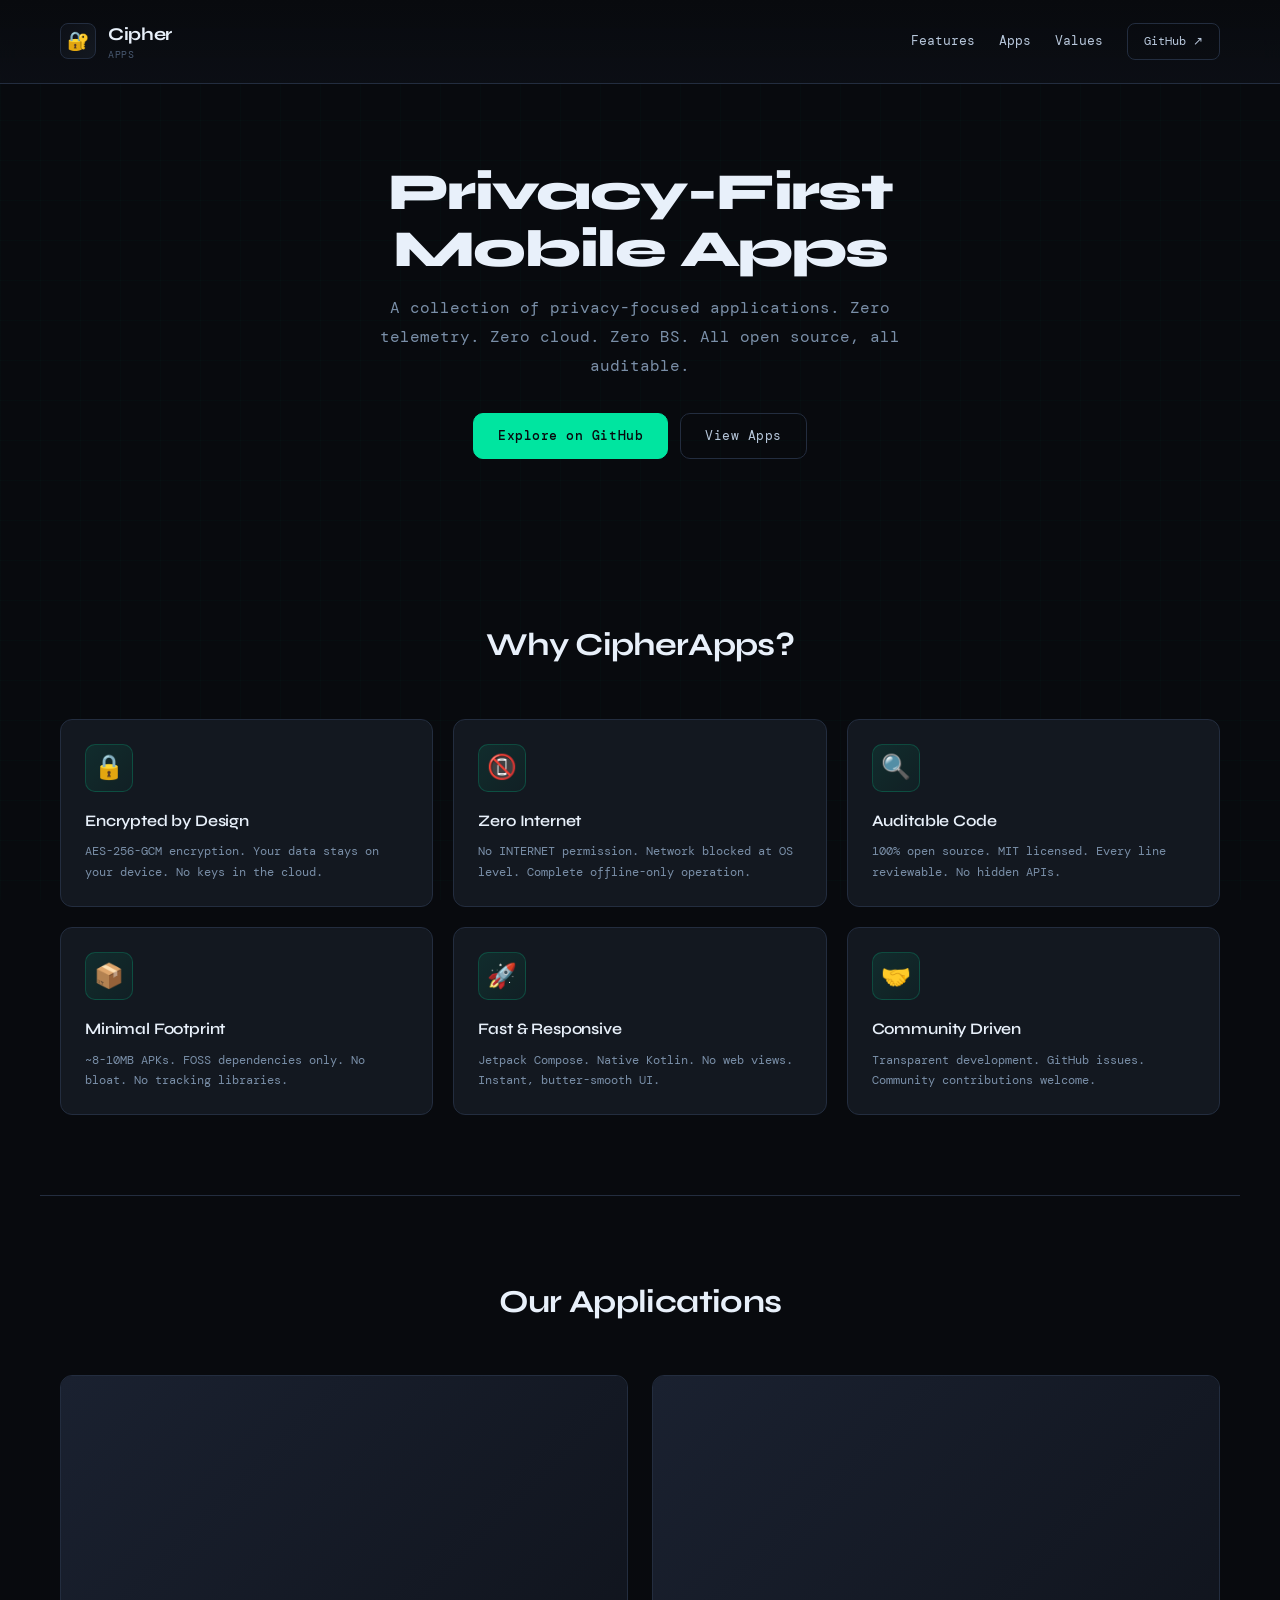
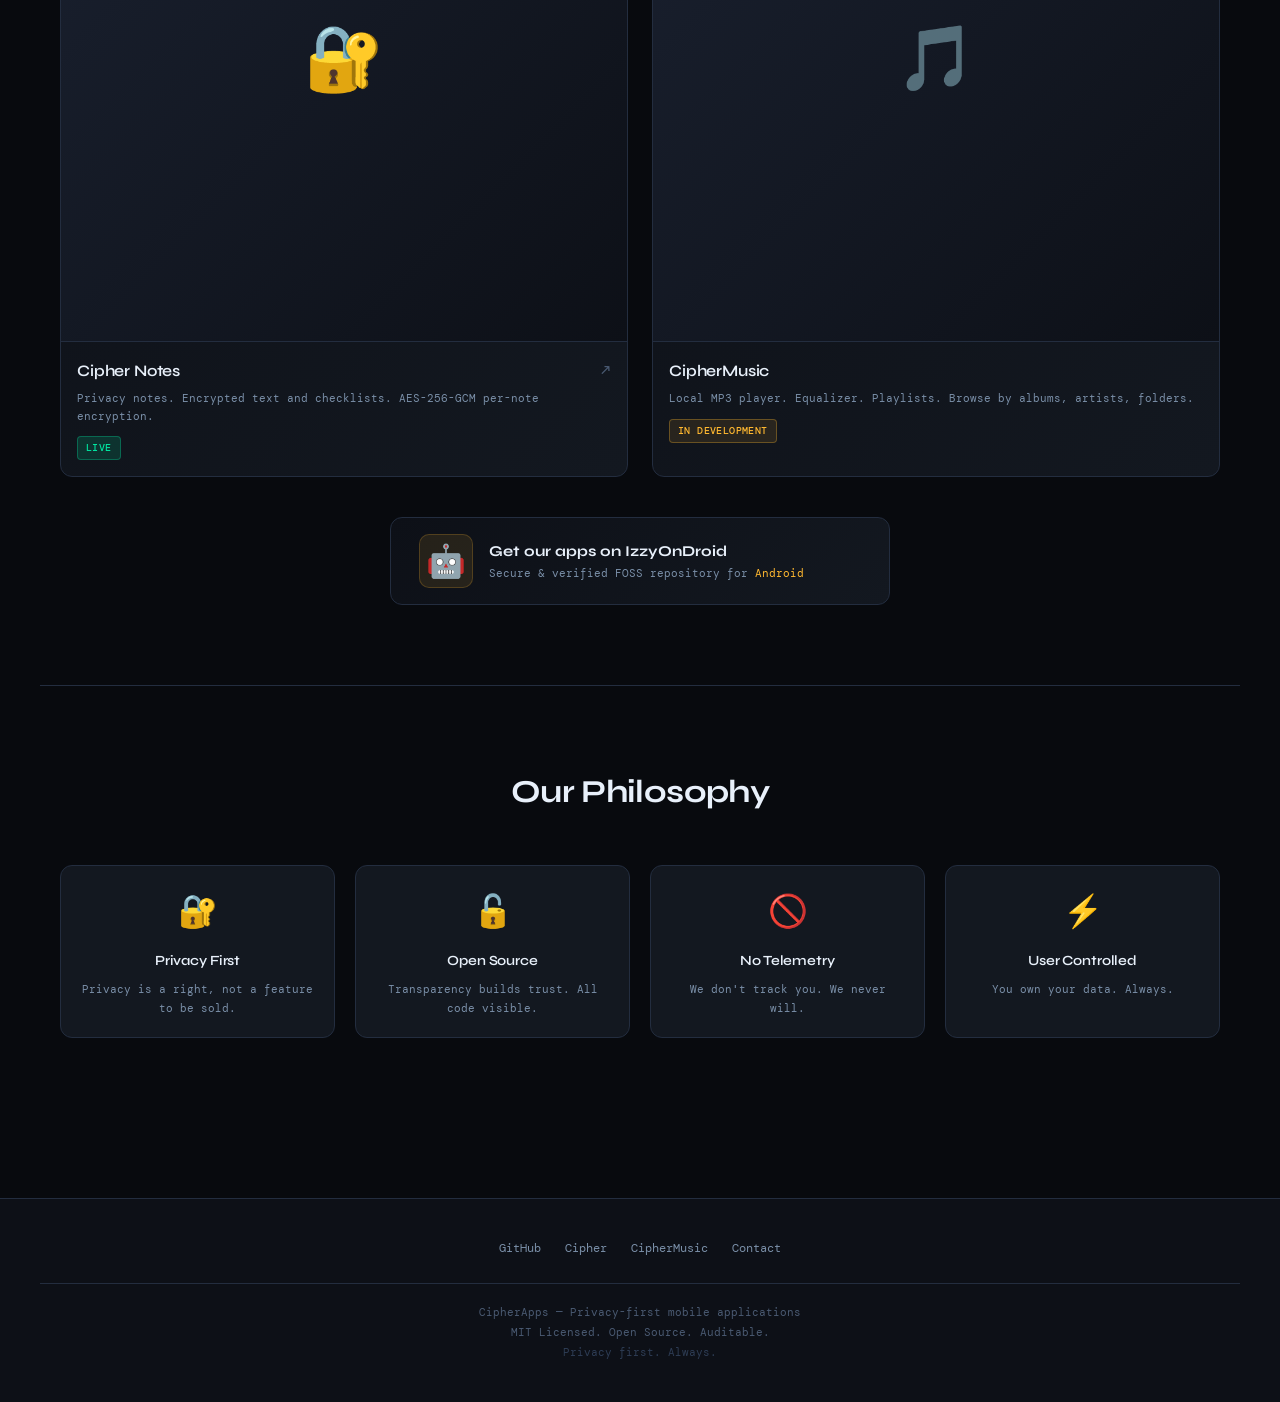
<file: index (2).html>
<!DOCTYPE html>
<html lang="en">
<head>
    <meta charset="UTF-8">
    <meta name="viewport" content="width=device-width, initial-scale=1.0">
    <title>CipherApps — Privacy-First Mobile Applications</title>
    <link rel="preconnect" href="https://fonts.googleapis.com">
    <link href="https://fonts.googleapis.com/css2?family=DM+Mono:wght@300;400;500&family=Syne:wght@600;700;800&display=swap" rel="stylesheet">
    <style>
        * {
            margin: 0;
            padding: 0;
            box-sizing: border-box;
        }

        html {
            scroll-behavior: smooth;
        }

        body {
            background: #080A0E;
            color: #B8C8DC;
            font-family: 'DM Mono', monospace;
            font-size: 14px;
            line-height: 1.6;
            overflow-x: hidden;
        }

        body::before {
            content: '';
            position: fixed;
            inset: 0;
            background-image:
                linear-gradient(rgba(0, 229, 160, 0.018) 1px, transparent 1px),
                linear-gradient(90deg, rgba(0, 229, 160, 0.018) 1px, transparent 1px);
            background-size: 40px 40px;
            pointer-events: none;
            z-index: 0;
        }

        header {
            position: relative;
            z-index: 10;
            background: linear-gradient(180deg, #080A0E 0%, rgba(13, 16, 23, 0.8) 100%);
            border-bottom: 0.5px solid #232D3F;
            padding: 20px 0;
            backdrop-filter: blur(10px);
            position: sticky;
            top: 0;
        }

        .header-content {
            max-width: 1200px;
            margin: 0 auto;
            padding: 0 20px;
            display: flex;
            align-items: center;
            justify-content: space-between;
        }

        .logo {
            display: flex;
            align-items: center;
            gap: 12px;
            text-decoration: none;
        }

        .logo-icon {
            width: 36px;
            height: 36px;
            border-radius: 8px;
            background: linear-gradient(135deg, #0D1017, #131820);
            border: 0.5px solid #232D3F;
            display: flex;
            align-items: center;
            justify-content: center;
            font-size: 18px;
            flex-shrink: 0;
        }

        .logo-text {
            font-family: 'Syne', sans-serif;
            font-size: 18px;
            font-weight: 700;
            color: #E8F0FA;
            letter-spacing: -0.02em;
        }

        .logo-sub {
            font-size: 10px;
            color: #4A5A72;
            letter-spacing: 0.06em;
            text-transform: uppercase;
            margin-top: -2px;
        }

        nav {
            display: flex;
            gap: 24px;
            align-items: center;
        }

        nav a {
            font-size: 13px;
            color: #B8C8DC;
            text-decoration: none;
            transition: color 0.2s;
            position: relative;
        }

        nav a::after {
            content: '';
            position: absolute;
            bottom: -4px;
            left: 0;
            width: 0;
            height: 1px;
            background: #00E5A0;
            transition: width 0.2s;
        }

        nav a:hover {
            color: #E8F0FA;
        }

        nav a:hover::after {
            width: 100%;
        }

        .github-btn {
            padding: 8px 16px;
            border: 0.5px solid #232D3F;
            border-radius: 8px;
            background: transparent;
            color: #B8C8DC;
            font-size: 12px;
            cursor: pointer;
            transition: all 0.2s;
            font-family: 'DM Mono', monospace;
            text-decoration: none;
        }

        .github-btn:hover {
            border-color: #00E5A0;
            color: #00E5A0;
            background: rgba(0, 229, 160, 0.05);
        }

        main {
            position: relative;
            z-index: 1;
        }

        .hero {
            max-width: 1200px;
            margin: 0 auto;
            padding: 80px 20px;
            text-align: center;
        }

        .hero-title {
            font-family: 'Syne', sans-serif;
            font-size: 52px;
            font-weight: 800;
            color: #E8F0FA;
            letter-spacing: -0.03em;
            margin-bottom: 16px;
            line-height: 1.1;
        }

        .hero-accent {
            color: #00E5A0;
        }

        .hero-subtitle {
            font-size: 16px;
            color: #7A8FA8;
            margin-bottom: 32px;
            max-width: 600px;
            margin-left: auto;
            margin-right: auto;
            line-height: 1.8;
        }

        .hero-buttons {
            display: flex;
            gap: 12px;
            justify-content: center;
            flex-wrap: wrap;
        }

        .btn {
            padding: 12px 24px;
            border-radius: 10px;
            font-family: 'DM Mono', monospace;
            font-size: 13px;
            letter-spacing: 0.04em;
            cursor: pointer;
            transition: all 0.2s;
            border: 0.5px solid;
            text-decoration: none;
            display: inline-block;
            white-space: nowrap;
        }

        .btn-primary {
            background: #00E5A0;
            color: #080A0E;
            border-color: #00E5A0;
            font-weight: 500;
        }

        .btn-primary:hover {
            box-shadow: 0 6px 24px rgba(0, 229, 160, 0.3);
            transform: translateY(-2px);
        }

        .btn-secondary {
            background: transparent;
            color: #B8C8DC;
            border-color: #232D3F;
        }

        .btn-secondary:hover {
            border-color: #00E5A0;
            color: #00E5A0;
            background: rgba(0, 229, 160, 0.05);
        }

        .features {
            max-width: 1200px;
            margin: 80px auto 0;
            padding: 0 20px 80px;
        }

        .section-title {
            font-family: 'Syne', sans-serif;
            font-size: 32px;
            font-weight: 700;
            color: #E8F0FA;
            letter-spacing: -0.02em;
            margin-bottom: 48px;
            text-align: center;
        }

        .features-grid {
            display: grid;
            grid-template-columns: repeat(auto-fit, minmax(280px, 1fr));
            gap: 20px;
        }

        .feature-card {
            background: #131820;
            border: 0.5px solid #232D3F;
            border-radius: 12px;
            padding: 24px;
            transition: all 0.2s;
        }

        .feature-card:hover {
            border-color: #2E3D55;
            transform: translateY(-4px);
        }

        .feature-icon {
            width: 48px;
            height: 48px;
            border-radius: 10px;
            background: linear-gradient(135deg, rgba(0, 229, 160, 0.1), rgba(0, 184, 124, 0.05));
            border: 0.5px solid rgba(0, 229, 160, 0.2);
            display: flex;
            align-items: center;
            justify-content: center;
            font-size: 24px;
            margin-bottom: 16px;
        }

        .feature-name {
            font-family: 'Syne', sans-serif;
            font-size: 16px;
            font-weight: 600;
            color: #E8F0FA;
            margin-bottom: 8px;
            letter-spacing: -0.01em;
        }

        .feature-desc {
            font-size: 12px;
            color: #7A8FA8;
            line-height: 1.7;
        }

        .apps-section {
            max-width: 1200px;
            margin: 0 auto;
            padding: 80px 20px;
            border-top: 0.5px solid #232D3F;
            border-bottom: 0.5px solid #232D3F;
        }

        .apps-grid {
            display: grid;
            grid-template-columns: repeat(auto-fit, minmax(240px, 1fr));
            gap: 24px;
            margin-bottom: 40px;
        }

        .app-card {
            background: linear-gradient(135deg, #0D1017, #131820);
            border: 0.5px solid #232D3F;
            border-radius: 12px;
            overflow: hidden;
            transition: all 0.2s;
            text-decoration: none;
            display: block;
        }

        .app-card.disabled {
            cursor: default;
        }

        .app-card:not(.disabled):hover {
            border-color: #00E5A0;
            box-shadow: 0 0 20px rgba(0, 229, 160, 0.15);
            transform: translateY(-6px);
        }

        .app-icon-big {
            width: 100%;
            aspect-ratio: 1;
            display: flex;
            align-items: center;
            justify-content: center;
            font-size: 64px;
            background: linear-gradient(135deg, #1A2130, #0D1017);
            border-bottom: 0.5px solid #232D3F;
        }

        .app-info {
            padding: 16px;
        }

        .app-name {
            font-family: 'Syne', sans-serif;
            font-size: 16px;
            font-weight: 600;
            color: #E8F0FA;
            margin-bottom: 6px;
            letter-spacing: -0.01em;
            display: flex;
            align-items: center;
            justify-content: space-between;
        }

        .app-card:not(.disabled) .app-name::after {
            content: '↗';
            font-size: 14px;
            color: #4A5A72;
            transition: color 0.2s;
        }

        .app-card:not(.disabled):hover .app-name::after {
            color: #00E5A0;
        }

        .app-desc {
            font-size: 11px;
            color: #7A8FA8;
            margin-bottom: 10px;
            line-height: 1.6;
        }

        .app-status {
            display: inline-block;
            padding: 3px 8px;
            border-radius: 4px;
            font-size: 10px;
            letter-spacing: 0.04em;
            text-transform: uppercase;
            font-weight: 500;
        }

        .status-live {
            background: rgba(0, 229, 160, 0.15);
            color: #00E5A0;
            border: 0.5px solid rgba(0, 229, 160, 0.3);
        }

        .status-beta {
            background: rgba(255, 184, 48, 0.1);
            color: #FFB830;
            border: 0.5px solid rgba(255, 184, 48, 0.3);
        }

        .izzy-banner-container {
            display: flex;
            justify-content: center;
            margin-top: 20px;
        }

        .izzy-banner {
            display: flex;
            align-items: center;
            gap: 16px;
            background: linear-gradient(135deg, #0D1017, #131820);
            border: 0.5px solid #232D3F;
            border-radius: 12px;
            padding: 16px 28px;
            text-decoration: none;
            transition: all 0.2s;
            max-width: 500px;
            width: 100%;
        }

        .izzy-banner:hover {
            border-color: #FFB830;
            box-shadow: 0 0 20px rgba(255, 184, 48, 0.1);
            transform: translateY(-2px);
        }

        .izzy-logo {
            font-size: 32px;
            background: rgba(255, 184, 48, 0.1);
            width: 54px;
            height: 54px;
            display: flex;
            align-items: center;
            justify-content: center;
            border-radius: 10px;
            border: 0.5px solid rgba(255, 184, 48, 0.2);
        }

        .izzy-text-content {
            text-align: left;
        }

        .izzy-title {
            font-family: 'Syne', sans-serif;
            font-weight: 700;
            font-size: 15px;
            color: #E8F0FA;
            margin-bottom: 2px;
        }

        .izzy-subtitle {
            font-size: 11px;
            color: #7A8FA8;
        }

        .izzy-subtitle span {
            color: #FFB830;
        }

        .values {
            max-width: 1200px;
            margin: 0 auto;
            padding: 80px 20px;
        }

        .values-grid {
            display: grid;
            grid-template-columns: repeat(auto-fit, minmax(220px, 1fr));
            gap: 20px;
        }

        .value-card {
            background: #131820;
            border: 0.5px solid #232D3F;
            border-radius: 12px;
            padding: 20px;
            text-align: center;
        }

        .value-emoji {
            font-size: 32px;
            margin-bottom: 12px;
        }

        .value-title {
            font-family: 'Syne', sans-serif;
            font-size: 14px;
            font-weight: 600;
            color: #E8F0FA;
            margin-bottom: 8px;
            letter-spacing: -0.01em;
        }

        .value-text {
            font-size: 11px;
            color: #7A8FA8;
            line-height: 1.7;
        }

        footer {
            background: #0D1017;
            border-top: 0.5px solid #232D3F;
            padding: 40px 20px;
            text-align: center;
            margin-top: 80px;
            position: relative;
            z-index: 10;
        }

        .footer-content {
            max-width: 1200px;
            margin: 0 auto;
        }

        .footer-links {
            display: flex;
            justify-content: center;
            gap: 24px;
            margin-bottom: 24px;
            flex-wrap: wrap;
        }

        .footer-links a {
            font-size: 12px;
            color: #7A8FA8;
            text-decoration: none;
            transition: color 0.2s;
        }

        .footer-links a:hover {
            color: #00E5A0;
        }

        .footer-divider {
            height: 0.5px;
            background: #232D3F;
            margin: 20px 0;
        }

        .footer-text {
            font-size: 11px;
            color: #4A5A72;
            line-height: 1.8;
        }

        @media (max-width: 768px) {
            nav {
                gap: 12px;
                font-size: 12px;
            }

            .hero-title {
                font-size: 36px;
            }

            .section-title {
                font-size: 24px;
            }

            .features-grid {
                grid-template-columns: 1fr;
            }

            .apps-grid {
                grid-template-columns: 1fr;
            }

            .values-grid {
                grid-template-columns: 1fr;
            }

            header .github-btn {
                display: none;
            }
        }

        @keyframes fadeIn {
            from {
                opacity: 0;
                transform: translateY(10px);
            }
            to {
                opacity: 1;
                transform: translateY(0);
            }
        }

        .hero, .features, .apps-section, .values {
            animation: fadeIn 0.6s ease-out;
        }

        .feature-card, .app-card, .value-card, .izzy-banner {
            animation: fadeIn 0.6s ease-out forwards;
            opacity: 0;
        }

        .feature-card:nth-child(1) { animation-delay: 0.1s; }
        .feature-card:nth-child(2) { animation-delay: 0.2s; }
        .feature-card:nth-child(3) { animation-delay: 0.3s; }
        .feature-card:nth-child(4) { animation-delay: 0.4s; }

        .app-card:nth-child(1) { animation-delay: 0.1s; }
        .app-card:nth-child(2) { animation-delay: 0.2s; }
        .izzy-banner { animation-delay: 0.3s; }

        .value-card:nth-child(1) { animation-delay: 0.1s; }
        .value-card:nth-child(2) { animation-delay: 0.2s; }
        .value-card:nth-child(3) { animation-delay: 0.3s; }
        .value-card:nth-child(4) { animation-delay: 0.4s; }
    </style>
</head>
<body>
    <header>
        <div class="header-content">
            <a href="#" class="logo">
                <div class="logo-icon">🔐</div>
                <div>
                    <div class="logo-text">Cipher</div>
                    <div class="logo-sub">Apps</div>
                </div>
            </a>
            <nav>
                <a href="#features">Features</a>
                <a href="#apps">Apps</a>
                <a href="#values">Values</a>
                <a href="https://github.com/CipherApps" class="github-btn">GitHub ↗</a>
            </nav>
        </div>
    </header>

    <main>
        <section class="hero">
            <h1 class="hero-title">
                Privacy-First<br>
                Mobile Apps
            </h1>
            <p class="hero-subtitle">
                A collection of privacy-focused applications. Zero telemetry. Zero cloud. Zero BS.
                All open source, all auditable.
            </p>
            <div class="hero-buttons">
                <a href="https://github.com/CipherApps" class="btn btn-primary">Explore on GitHub</a>
                <a href="#apps" class="btn btn-secondary">View Apps</a>
            </div>
        </section>

        <section class="features" id="features">
            <h2 class="section-title">Why CipherApps?</h2>
            <div class="features-grid">
                <div class="feature-card">
                    <div class="feature-icon">🔒</div>
                    <div class="feature-name">Encrypted by Design</div>
                    <p class="feature-desc">AES-256-GCM encryption. Your data stays on your device. No keys in the cloud.</p>
                </div>
                <div class="feature-card">
                    <div class="feature-icon">📵</div>
                    <div class="feature-name">Zero Internet</div>
                    <p class="feature-desc">No INTERNET permission. Network blocked at OS level. Complete offline-only operation.</p>
                </div>
                <div class="feature-card">
                    <div class="feature-icon">🔍</div>
                    <div class="feature-name">Auditable Code</div>
                    <p class="feature-desc">100% open source. MIT licensed. Every line reviewable. No hidden APIs.</p>
                </div>
                <div class="feature-card">
                    <div class="feature-icon">📦</div>
                    <div class="feature-name">Minimal Footprint</div>
                    <p class="feature-desc">~8-10MB APKs. FOSS dependencies only. No bloat. No tracking libraries.</p>
                </div>
                <div class="feature-card">
                    <div class="feature-icon">🚀</div>
                    <div class="feature-name">Fast & Responsive</div>
                    <p class="feature-desc">Jetpack Compose. Native Kotlin. No web views. Instant, butter-smooth UI.</p>
                </div>
                <div class="feature-card">
                    <div class="feature-icon">🤝</div>
                    <div class="feature-name">Community Driven</div>
                    <p class="feature-desc">Transparent development. GitHub issues. Community contributions welcome.</p>
                </div>
            </div>
        </section>

        <section class="apps-section" id="apps">
            <h2 class="section-title">Our Applications</h2>
            <div class="apps-grid">
                <a href="https://github.com/CipherApps/cipher-notes" class="app-card">
                    <div class="app-icon-big">🔐</div>
                    <div class="app-info">
                        <div class="app-name">Cipher Notes</div>
                        <p class="app-desc">Privacy notes. Encrypted text and checklists. AES-256-GCM per-note encryption.</p>
                        <span class="app-status status-live">Live</span>
                    </div>
                </a>

                <div class="app-card disabled">
                    <div class="app-icon-big">🎵</div>
                    <div class="app-info">
                        <div class="app-name">CipherMusic</div>
                        <p class="app-desc">Local MP3 player. Equalizer. Playlists. Browse by albums, artists, folders.</p>
                        <span class="app-status status-beta">In Development</span>
                    </div>
                </div>
            </div>
            <div class="izzy-banner-container">
                <a href="https://apt.izzysoft.de/fdroid/index/apk/dev.cipher.notes" class="izzy-banner" target="_blank" rel="noopener noreferrer">
                    <div class="izzy-logo">🤖</div>
                    <div class="izzy-text-content">
                        <div class="izzy-title">Get our apps on IzzyOnDroid</div>
                        <div class="izzy-subtitle">Secure & verified FOSS repository for <span>Android</span></div>
                    </div>
                </a>
            </div>
        </section>

        <section class="values" id="values">
            <h2 class="section-title">Our Philosophy</h2>
            <div class="values-grid">
                <div class="value-card">
                    <div class="value-emoji">🔐</div>
                    <div class="value-title">Privacy First</div>
                    <p class="value-text">Privacy is a right, not a feature to be sold.</p>
                </div>
                <div class="value-card">
                    <div class="value-emoji">🔓</div>
                    <div class="value-title">Open Source</div>
                    <p class="value-text">Transparency builds trust. All code visible.</p>
                </div>
                <div class="value-card">
                    <div class="value-emoji">🚫</div>
                    <div class="value-title">No Telemetry</div>
                    <p class="value-text">We don't track you. We never will.</p>
                </div>
                <div class="value-card">
                    <div class="value-emoji">⚡</div>
                    <div class="value-title">User Controlled</div>
                    <p class="value-text">You own your data. Always.</p>
                </div>
            </div>
        </section>
    </main>

    <footer>
        <div class="footer-content">
            <div class="footer-links">
                <a href="https://github.com/CipherApps">GitHub</a>
                <a href="https://github.com/CipherApps/cipher-notes">Cipher</a>
                <a href="https://github.com/CipherApps">CipherMusic</a>
                <a href="mailto:cipher-apps@proton.me">Contact</a>
            </div>
            <div class="footer-divider"></div>
            <p class="footer-text">
                CipherApps — Privacy-first mobile applications<br>
                MIT Licensed. Open Source. Auditable.<br>
                <span style="color: #2E3D55;">Privacy first. Always.</span>
            </p>
        </div>
    </footer>
</body>
</html>
</file>
